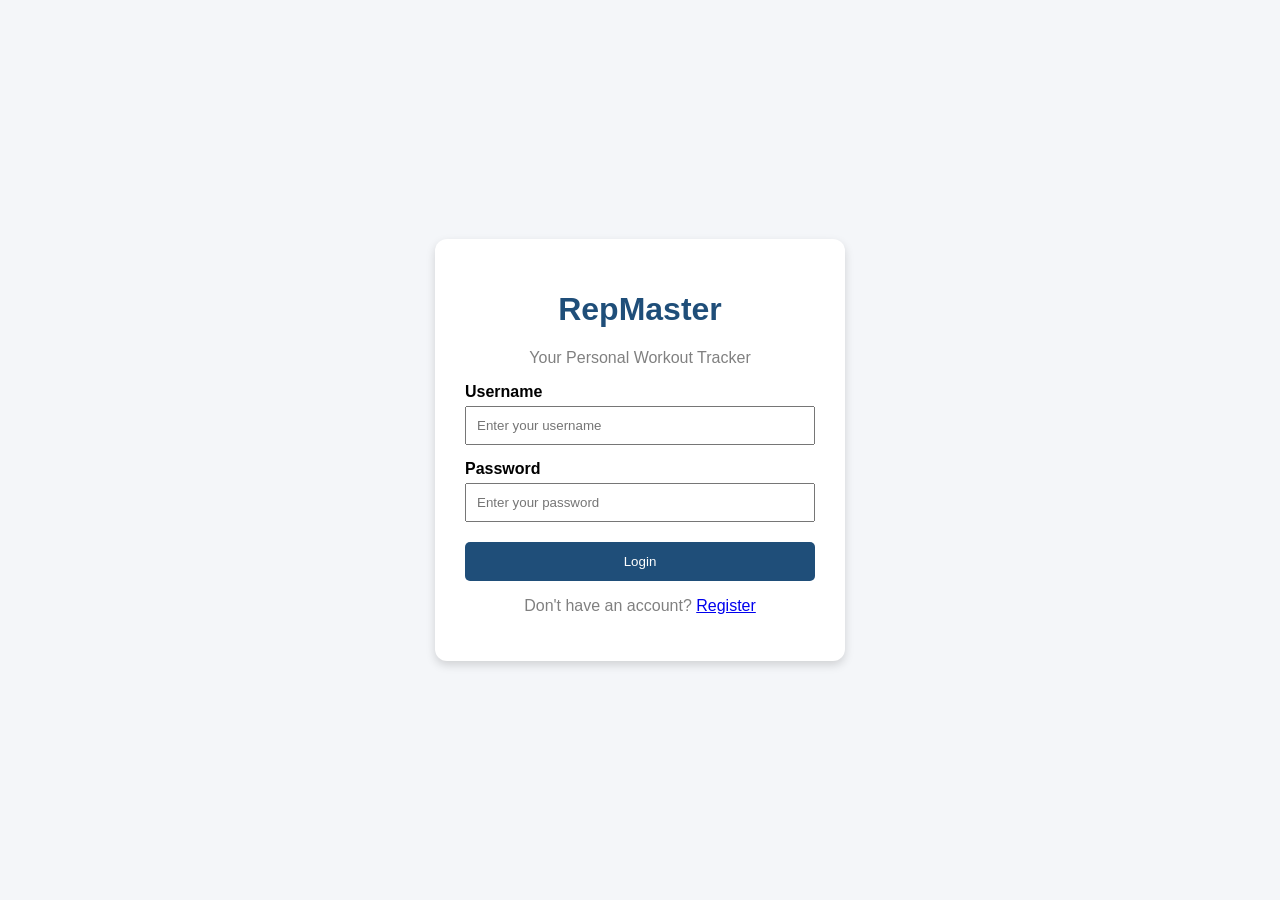
<file: src/main/resources/static/index.html>
<!DOCTYPE html>
<html lang="en">
<head>
    <meta charset="UTF-8">
    <meta name="viewpoint" content="width=device-width, initial-scale1.0">
    <title>RepMaster</title>
    <!-- Link to our stylesheet -->
    <link rel="stylesheet" href="css/style.css">
</head>
<body>


<!-- Main Login Card-->
<div class="container">

    <!--  Header  -->
    <header>

        <h1>RepMaster</h1>

        <p>Your Personal Workout Tracker</p>

    </header>

    <!--  Login Form  -->
    <main>

        <form id="loginForm">

            <!-- Username -->
            <label for="username">Username</label>

            <input
                    type="text"
                    id="username"
                    placeholder="Enter your username"
                    required>

            <!-- Password -->
            <label for="password">Password</label>

            <input
                    type="password"
                    id="password"
                    placeholder="Enter your password"
                    required>

            <!-- Login Button -->
            <button type="submit" id="loginButton">

                Login

            </button>

        </form>

    </main>

    <!-- Footer  -->
    <footer>

        <p>

            Don't have an account?

            <a href="register.html" id="registerLink">

                Register

            </a>

        </p>

    </footer>

</div>

<!-- JavaScript -->
<script src="js/app.js"></script>

</body>
</html>
</file>
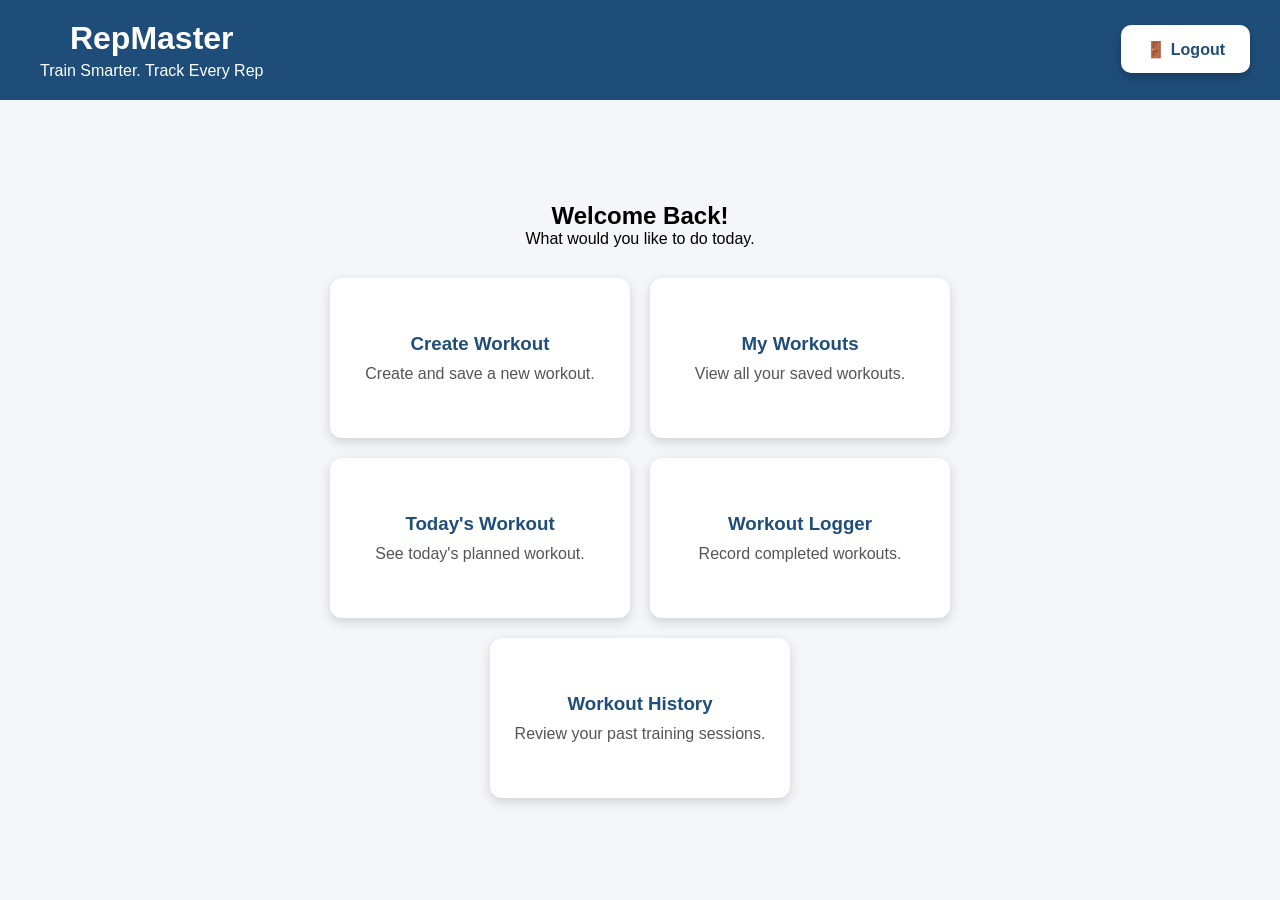
<file: src/main/resources/static/dashboard.html>
<!DOCTYPE html>
<html lang="en">
<head>
    <meta charset="UTF-8">
    <meta name="viewport" content="width=device-width, initial-scale=1.0">
    <title>RepMaster</title>
    <!-- Link to stylesheet -->
    <link rel="stylesheet" href="css/dashboard.css">
</head>
<body>


<!-- Workout Card  -->

<div class="container">
    <!-- Header  -->
    <header class="dashboard-header">

        <div class="header-content">

            <div>

                <h1>RepMaster</h1>

                <p>Train Smarter. Track Every Rep</p>

            </div>
            <!-- Logout Button  -->
            <button type="button" id="logoutButton">

                🚪 Logout

            </button>

        </div>

    </header>

        <div class="home">

            <h2 id="welcomeMessage">Welcome Back!</h2>
            <p>What would you like to do today.</p>

            <div class="feature-grid">

                    <!--  Create Workout button -->
                    <button type="button" class="feature-card" id="createWorkoutButton">

                        <h3>Create Workout</h3>

                        <p>Create and save a new workout.</p>

                    </button>
                    <!--  View workouts button -->
                    <button type="button" class="feature-card" id="myWorkoutsButton">

                        <h3>My Workouts</h3>

                        <p>View all your saved workouts.</p>

                    </button>
                    <!--  View current day's workouts -->
                    <button type="button" class="feature-card" id="todayWorkoutButton">

                        <h3>Today's Workout</h3>

                        <p>See today's planned workout.</p>

                    </button>
                    <!--  Log workouts button -->
                    <button type="button" class="feature-card" id="workoutLoggerButton">

                        <h3>Workout Logger</h3>

                        <p>Record completed workouts.</p>

                    </button>
                    <!--  View Workout History  -->
                <button type="button" class="feature-card last-card" id="workoutHistoryButton">

                        <h3>Workout History</h3>

                        <p>Review your past training sessions.</p>

                    </button>


            </div>



        </div>

    <!-- ========================= -->
    <!-- Dashboard -->
    <!-- ========================= -->
        <div class="dashboard">

                <div class="sidebar">

                    <h2>Navigation</h2>

                    <!--  Home button -->
                    <button type="button" id="homeButton">

                        🏠 Home

                    </button>

                </div>

            <div class="main-content">

                <!-- ========================= -->
                <!-- Create Workout Section -->
                <!-- ========================= -->
                <section id="createWorkoutSection">

                    <div class="workout-card">

                        <h2>Create Workout</h2>

                        <p>Build your next training session.</p>

                        <form id="createWorkoutForm">

                            <!-- Workout Name -->
                            <label for="workoutName">Workout Name</label>

                            <input
                                    type="text"
                                    id="workoutName"
                                    placeholder="Enter workout name"
                                    required>

                            <!-- Target Muscle -->
                            <label for="targetMuscle">Target Muscle</label>

                            <input
                                    type="text"
                                    id="targetMuscle"
                                    placeholder="Enter target muscle"
                                    required>

                            <!-- Exercises -->
                            <label for="exercises">Exercises</label>

                            <input
                                    type="text"
                                    id="exercises"
                                    placeholder="Enter exercises"
                                    required>

                            <!-- Sets and Reps -->
                            <div class="form-row">

                                <div>

                                    <label for="sets">Sets</label>

                                    <input
                                            type="number"
                                            id="sets"
                                            placeholder="Sets"
                                            min="1"
                                            required>

                                </div>

                                <div>

                                    <label for="reps">Reps</label>

                                    <input
                                            type="number"
                                            id="reps"
                                            placeholder="Reps"
                                            min="1"
                                            required>

                                </div>

                            </div>

                            <button type="submit" id="saveButton">

                                Create Workout

                            </button>

                        </form>

                    </div>

                </section>



                <!-- ========================= -->
                <!-- My Workouts Section -->
                <!-- ========================= -->

                <section id="myWorkoutsSection" style="display:none;">

                    <div class="workout-card">

                        <h2>My Workouts</h2>

                        <p>View all your saved workouts.</p>

                        <!-- Workout cards will be added here -->

                        <div id="workoutsContainer">

                        </div>

                    </div>

                </section>



                <!-- ========================= -->
                <!-- Today's Workout Section -->
                <!-- ========================= -->

                <section id="todayWorkoutSection" style="display:none;">

                    <div class="dashboard-card" onclick="showComingSoonModal()">
                        <h3>Today's Workout</h3>
                        <p>See today's planned workout.</p>
                    </div>

                </section>



                <!-- ========================= -->
                <!-- Workout Logger Section -->
                <!-- ========================= -->

                <section id="loggerSection" style="display:none;">

                    <div class="workout-card">

                        <h2>Workout Logger</h2>

                        <p>Record your completed workout.</p>

                        <form id="workoutLoggerForm">

                            <!-- Workout -->
                            <label for="logWorkoutName">Workout</label>

                            <select id="logWorkoutName" required>

                                <option value="">Select a workout</option>

                            </select>

                            <!-- Workout Date -->
                            <label for="logWorkoutDate">Workout Date</label>

                            <input
                                    type="date"
                                    id="logWorkoutDate"
                                    required>

                            <!-- Duration -->
                            <label for="logDuration">Duration (minutes)</label>

                            <input
                                    type="number"
                                    id="logDuration"
                                    placeholder="Enter duration"
                                    min="1"
                                    required>

                            <!-- Notes -->
                            <label for="logNotes">Notes</label>

                            <textarea
                                    id="logNotes"
                                    rows="4"
                                    placeholder="How did today's workout go?"></textarea>

                            <button type="submit" id="saveLogButton">

                                Save Workout Log

                            </button>

                        </form>

                        <hr>

                        <h3>Saved Workout Logs</h3>

                        <div id="workoutLogsContainer"></div>

                    </div>

                </section>



                <!-- ========================= -->
                <!-- Workout History Section -->
                <!-- ========================= -->

                <section id="historySection" style="display:none;">

                    <div class="workout-card">

                        <h2>Workout History</h2>

                        <p>Review all completed workouts.</p>

                        <div id="historyContainer"></div>

                    </div>

                </section>

            </div>
        </div>

</div>
<!-- Coming Soon Modal -->
<div id="comingSoonModal" class="modal">

    <div class="modal-content">

        <h2>🚧 Coming Soon</h2>

        <p>
            This feature is currently under development and
            will be available in a future version of RepMaster.
        </p>

        <button onclick="closeComingSoonModal()">
            OK
        </button>

    </div>

</div>

<!-- Notification -->
<div id="notification" class="notification"></div>

<!-- JavaScript -->
<script src="js/app.js"></script>

</body>
</html>
</file>
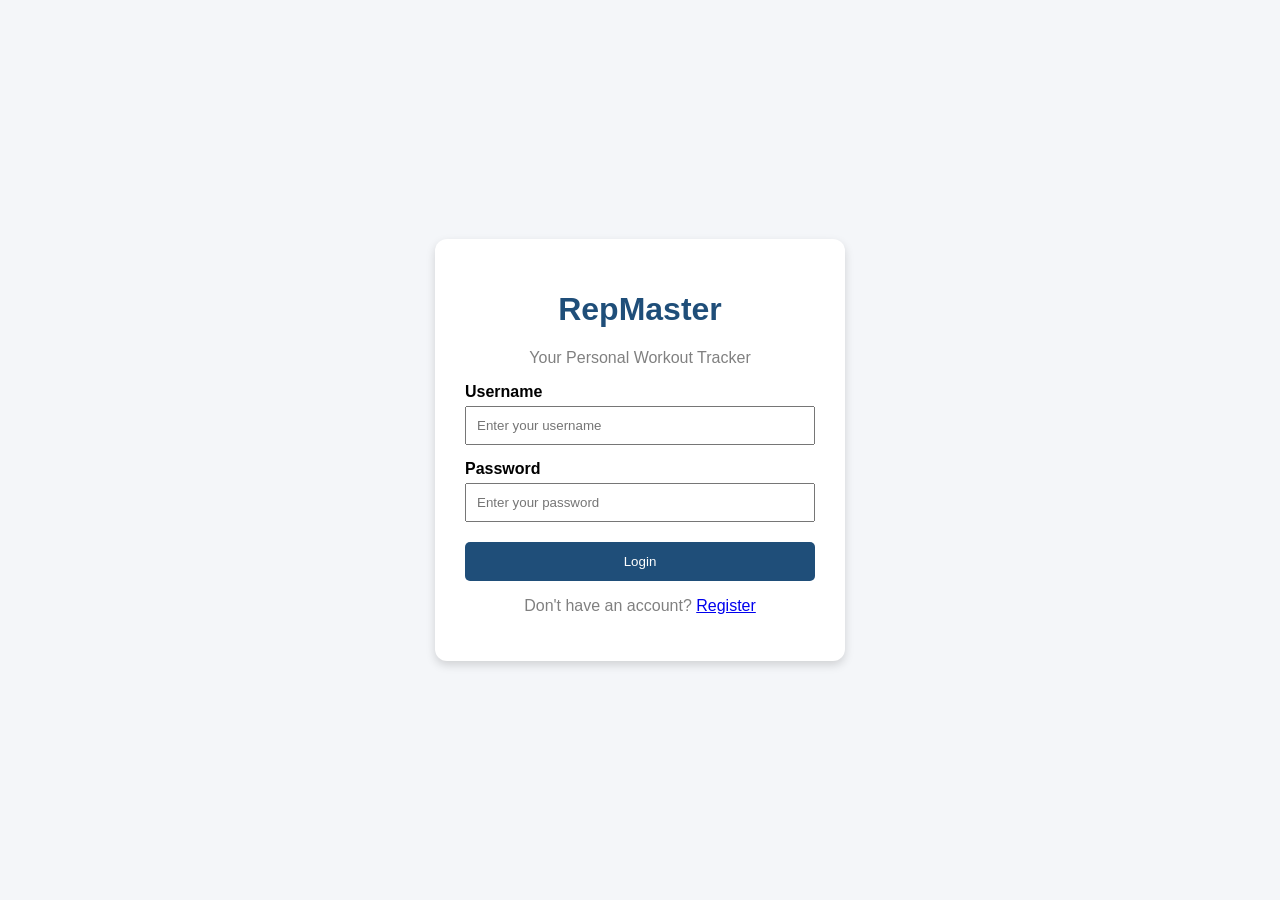
<file: src/main/resources/static/login.html>
<!DOCTYPE html>
<html lang="en">
<head>
    <meta charset="UTF-8">

    <!-- Makes the page scale correctly on phones -->
    <meta name="viewpoint" content="width=device-width, initial-scale=1.0">

    <title>RepMaster</title>

    <!-- Link to stylesheet -->
    <link rel="stylesheet" href="css/style.css">
</head>
<body>


<!-- Main Login Card-->
<div class="container">

    <!--  Header  -->
    <header>
        <h1>RepMaster</h1>
        <p>Your Personal Workout Tracker</p>
    </header>

    <!--  Login Form  -->
    <main>
        <form id="loginForm">

            <!-- Username -->
            <label for="username">Username</label>

            <input
                    type="text"
                    id="username"
                    placeholder="Enter your username"
                    required>

            <!-- Password -->
            <label for="password">Password</label>

            <input
                    type="password"
                    id="password"
                    placeholder="Enter your password"
                    required>

            <!-- Login Button -->
            <button type="submit" id="loginButton">

                Login

            </button>

        </form>

    </main>

    <!-- Footer section -->
    <footer>
        <p>
            Don't have an account?
            <a href="register.html" id="registerLink">
                Register
            </a>
        </p>
    </footer>

</div>

<!-- Notification area for messages -->
<div id="notification" class="notification"></div>

<!-- JavaScript -->
<script src="js/app.js"></script>

</body>
</html>
</file>
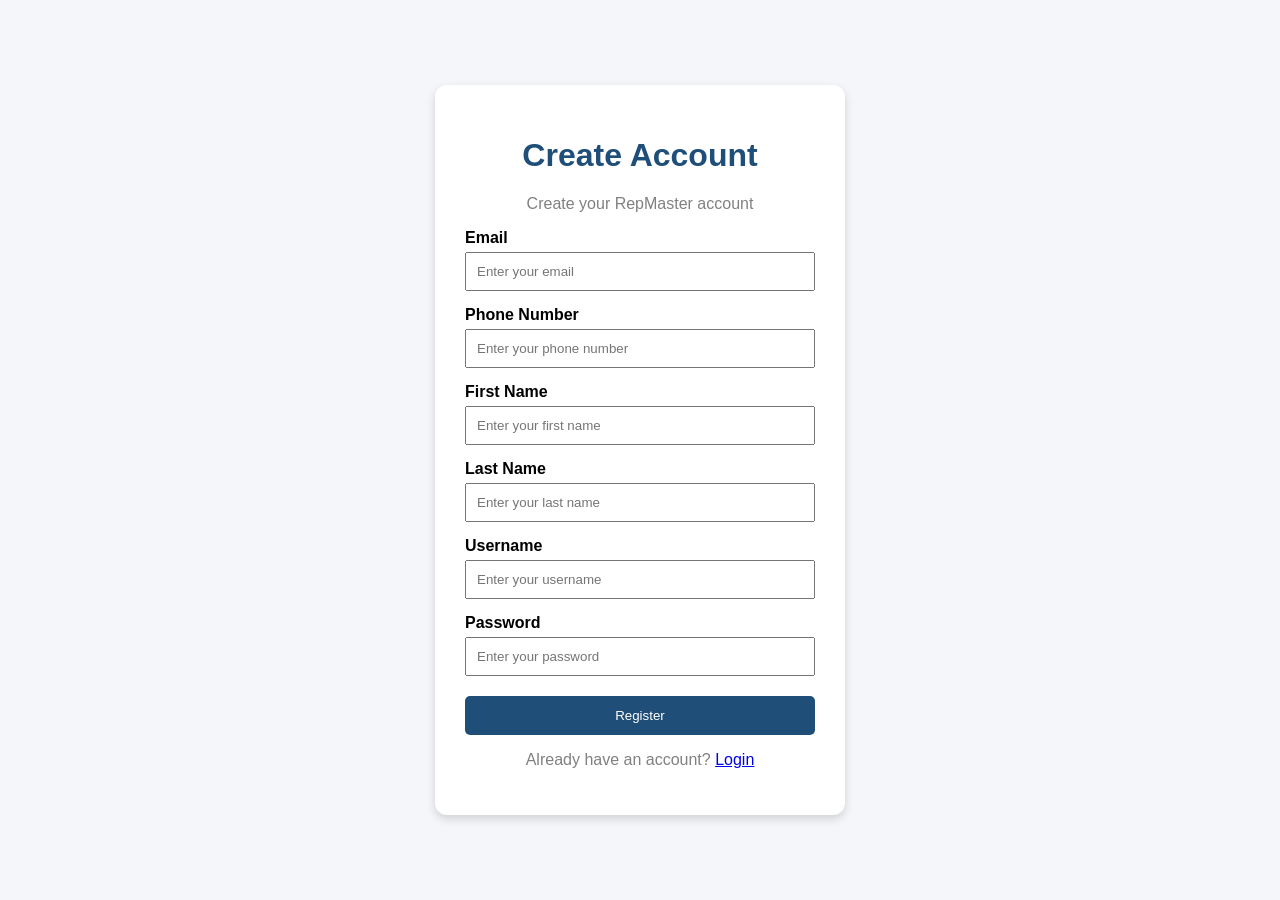
<file: src/main/resources/static/register.html>
<!DOCTYPE html>
<html lang="en">
<head>
    <meta charset="UTF-8">

    <!-- Makes the page scale correctly on phones -->
    <meta name="viewpoint" content="width=device-width, initial-scale1.0">

    <title>RepMaster</title>
    <!-- Link to stylesheet -->

    <link rel="stylesheet" href="css/style.css">
</head>
<body>


<!-- Main Registration Card  -->

<div class="container">

    <!--  Header  -->
    <header>
        <h1>Create Account</h1>
        <p>Create your RepMaster account</p>
    </header>

    <!--  Register Form -->
    <main>
        <form id="registerForm">

            <!-- Email -->
            <label for="email">Email</label>

            <input
                    type="email"
                    id="email"
                    placeholder="Enter your email"
                    required>

            <!-- Phone number -->
            <label for="phoneNumber">Phone Number</label>

            <input
                    type="tel"
                    id="phoneNumber"
                    placeholder="Enter your phone number"
                    required>

            <!-- First Name -->
            <label for="firstName">First Name</label>

            <input
                    type="text"
                    id="firstName"
                    placeholder="Enter your first name"
                    required>


            <!-- Last Name -->
            <label for="lastName">Last Name</label>

            <input
                    type="text"
                    id="lastName"
                    placeholder="Enter your last name"
                    required>


            <!-- Username -->
            <label for="username">Username</label>

            <input
                    type="text"
                    id="username"
                    placeholder="Enter your username"
                    required>

            <!-- Password -->
            <label for="password">Password</label>

            <input
                    type="password"
                    id="password"
                    placeholder="Enter your password"
                    required>

            <!-- Register Button -->
            <button type="submit" id="registerButton">

                Register

            </button>

        </form>

    </main>

    <!--  Footer section  -->
    <footer>
        <p>
            Already have an account?
            <a href="login.html" id="registerLink">
                Login
            </a>
        </p>
    </footer>

</div>

<!-- Notification area for messages -->
<div id="notification" class="notification"></div>

<!-- JavaScript -->
<script src="js/app.js"></script>

</body>
</html>
</file>
<file: src/main/resources/static/css/style.css>
/*
 *
 * RepMaster Stylesheet
 * This file controls the appearance of the RepMaster
 * login page.
 *
 */

/*
   Page Styling
 */

body {

    font-family: Arial, sans-serif;

    background-color: #f4f6f9;

    display: flex;

    justify-content: center;

    align-items: center;

    height: 100vh;

    margin: 0;

}
/*
   Login Card
 */
.container{

    width: 350px;

    background: white;

    padding: 30px;

    border-radius: 12px;

    box-shadow: 0 4px 10px rgba(0,0,0,0.15);


}


/*
   Main Heading
*/
h1 {

    text-align: center;

    color: #1f4e79;

}

h1:hover {

    color: red;

}
/*
   Paragraph
*/
p {

    text-align: center;

    color: gray;

}
/*
   Labels
 */
label {

    display: block;

    margin-top: 15px;

    font-weight: bold;

}

/*
   Text Boxes
 */
input {

    width: 100%;

    padding: 10px;

    margin-top: 5px;

    box-sizing: border-box;

}

/*
   Login Button
 */
button {

    width: 100%;

    margin-top: 20px;

    padding: 12px;

    background-color: #1f4e79;

    color: white;

    border: none;

    border-radius: 5px;

    cursor: pointer;

}

/*
   Button Hover Effect
 */
button:hover {

    background-color: #163a5c;

}
/*
   Workout card
 */
.workout-card{

    background-color: white;

    max-width: 700px;

    padding: 30px;

    border-radius: 12px;

    box-shadow: 0 4px 12px rgba(0,0,0,0.15);

}
#createWorkoutForm{

    display: flex;

    flex-direction: column;

}
#createWorkoutForm label{

    margin-top: 15px;

    margin-bottom: 5px;

    font-weight: bold;

}
#createWorkoutForm input{

    padding: 12px;

    border-radius: 6px;

    border: 1px solid #ccc;

    font-size: 16px;

}
/*
   Notification
*/

.notification {

    position: fixed;

    top: 20px;

    right: 20px;

    background: #1f4e79;

    color: white;

    padding: 15px 20px;

    border-radius: 10px;

    box-shadow: 0 4px 12px rgba(0,0,0,0.3);

    opacity: 0;

    transform: translateX(100%);

    transition: all 0.4s ease;

    z-index: 1000;

    font-weight: bold;

}

.notification.show {

    opacity: 1;

    transform: translateX(0);

}
</file>
<file: src/main/resources/static/css/dashboard.css>
/* ===================================================== */
/* RESET */
/* ===================================================== */

*{
    margin: 0;
    padding: 0;
    box-sizing: border-box;
}


/* ===================================================== */
/* PAGE */
/* ===================================================== */

body{
    font-family: Arial, sans-serif;
    background-color: #f4f6f9;
}


/* ===================================================== */
/* MAIN CONTAINER */
/* ===================================================== */

.container{
    width: 100%;
    min-height: 100vh;
}


/* ===================================================== */
/* HEADER */
/* ===================================================== */

header{
    background-color: #1f4e79;
    color: white;
    padding: 20px;
}

header h1{
    text-align: center;
}

header p{
    text-align: center;
    color: white;
    margin-top: 5px;
}


/* ===================================================== */
/* HOME VIEW */
/* ===================================================== */

.home{
    display: flex;
    flex-direction: column;
    align-items: center;
    justify-content: center;
    min-height: calc(100vh - 100px);
}


/* ===================================================== */
/* FEATURE CARDS */
/* ===================================================== */

.feature-grid{
    display: grid;
    grid-template-columns: repeat(2, 300px);
    gap: 20px;
    margin-top: 30px;
}

.feature-card{
    width: 300px;
    height: 160px;
    background: white;
    border-radius: 12px;
    border: none;
    box-shadow: 0 4px 12px rgba(0,0,0,0.15);
    cursor: pointer;
    padding: 20px;
    transition: 0.3s;
}

.feature-card:hover{
    transform: translateY(-5px);
    box-shadow: 0 8px 18px rgba(0,0,0,0.2);
}

.feature-card h3{
    color: #1f4e79;
    margin-bottom: 10px;
}

.feature-card p{
    color: #555;
    text-align: center;
}

.last-card{
    grid-column: 1 / 3;
    justify-self: center;
}


/* ===================================================== */
/* DASHBOARD LAYOUT */
/* ===================================================== */

.dashboard{
    display: none;
    min-height: calc(100vh - 100px);
}


/* ===================================================== */
/* SIDEBAR */
/* ===================================================== */

.sidebar{
    width: 250px;
    background: white;
    border-right: 1px solid #ddd;
    padding: 25px;
}

.sidebar h2{
    color: #1f4e79;
    margin-bottom: 25px;
}

.sidebar button{
    width: 100%;
    padding: 12px;
    border: none;
    background: #1f4e79;
    color: white;
    border-radius: 8px;
    cursor: pointer;
    font-size: 16px;
}

.sidebar button:hover{
    background: #163b5c;
}


/* ===================================================== */
/* MAIN CONTENT */
/* ===================================================== */

.main-content{

    flex: 1;

    display: flex;

    justify-content: flex-start;

    align-items: flex-start;

    padding: 40px;

}

.main-content section{

    width:100%;

    display:flex;

    justify-content:center;

}


/* ===================================================== */
/* WORKOUT CARD */
/* ===================================================== */

.workout-card{

    width:100%;

    max-width:900px;

    background:white;

    padding:40px;

    border-radius:15px;

    box-shadow:0 6px 15px rgba(0,0,0,0.12);

    margin:0 auto;

}

.workout-card h2{

    color:#1f4f82;

    margin-bottom:8px;

    font-size:32px;

}

.workout-card p{

    color:#666;

    margin-bottom:25px;

}

/* ===================================================== */
/* FORMS */
/* ===================================================== */

#createWorkoutForm,
#workoutLoggerForm{

    display:flex;

    flex-direction:column;

    gap:18px;

}

#createWorkoutForm label,
#workoutLoggerForm label{

    font-weight:bold;

    color:#1f4e79;

}

#createWorkoutForm input,
#createWorkoutForm select,
#createWorkoutForm textarea,
#workoutLoggerForm input,
#workoutLoggerForm select,
#workoutLoggerForm textarea{

    width:100%;

    padding:14px;

    border:1px solid #d6d6d6;

    border-radius:10px;

    font-size:15px;

    transition:.25s;

}

#createWorkoutForm input:focus,
#createWorkoutForm select:focus,
#createWorkoutForm textarea:focus,
#workoutLoggerForm input:focus,
#workoutLoggerForm select:focus,
#workoutLoggerForm textarea:focus{

    outline:none;

    border-color:#1f4e79;

    box-shadow:0 0 8px rgba(31,78,121,.2);

}

#workoutLoggerForm textarea{

    resize:vertical;

}

.form-row{

    display:flex;

    gap:20px;

}

.form-row div{

    flex:1;

}
/* ===================================================== */
/* MY WORKOUTS */
/* ===================================================== */

#workoutsContainer{

    margin-top: 30px;

    display: flex;

    flex-direction: column;

    gap: 20px;

}


/* Individual workout */

.workout-item{

    background: #f8f9fb;

    border: 1px solid #ddd;

    border-radius: 10px;

    padding: 20px;

}


/* Workout title */

.workout-item h3{

    color: #1f4e79;

    margin-bottom: 15px;

}


/* Workout information */
.workout-item{

    background:white;

    border-left:6px solid #1f4e79;

    border-radius:12px;

    padding:22px;

    margin-top:20px;

    box-shadow:0 3px 10px rgba(0,0,0,.08);

}

.workout-item h3{

    color:#1f4e79;

    margin-bottom:15px;

}

.workout-item p{

    margin:8px 0;

    color:#444;

}


/* ==========================================
   Workout Logger
========================================== */

#workoutLoggerForm{

    display:flex;

    flex-direction:column;

    gap:15px;

}

#workoutLoggerForm label{

    font-weight:bold;

    color:#1f4f82;

}

#workoutLoggerForm input,
#workoutLoggerForm select,
#workoutLoggerForm textarea{

    width:100%;

    padding:12px;

    border:1px solid #ccc;

    border-radius:8px;

    font-size:15px;

    box-sizing:border-box;

}

#workoutLoggerForm textarea{

    resize:vertical;

}

#saveButton,
#saveLogButton{

    width:100%;

    margin-top:15px;

    padding:14px;

    background:#1f4e79;

    color:white;

    border:none;

    border-radius:10px;

    cursor:pointer;

    font-size:16px;

    transition:.25s;

}

#saveButton:hover,
#saveLogButton:hover{

    background:#163b5c;

    transform:translateY(-2px);

}
/* ===========================
   Coming Soon Modal
=========================== */

.modal {

    display: none;
    position: fixed;
    z-index: 1000;

    left: 0;
    top: 0;

    width: 100%;
    height: 100%;

    background: rgba(0,0,0,0.5);

}

.modal-content {

    background: white;

    width: 400px;

    margin: 12% auto;

    padding: 30px;

    border-radius: 10px;

    text-align: center;

    box-shadow: 0 8px 20px rgba(0,0,0,0.3);

}

.modal-content h2 {

    color: #1f4d7a;

    margin-bottom: 15px;

}

.modal-content p {

    margin-bottom: 20px;

}

.modal-content button {

    background: #1f4d7a;

    color: white;

    border: none;

    padding: 10px 25px;

    border-radius: 5px;

    cursor: pointer;

}

.modal-content button:hover {

    background: #173b5d;
}

/* ===========================
   Dashboard Header
=========================== */

.dashboard-header {

    background: #1f4d7a;

    color: white;

    padding: 20px 40px;

}


.header-content {

    display: flex;
    justify-content: space-between;
    align-items: center;

}

.header-content h1 {

    margin: 0;

}

.header-content p {

    margin-top: 5px;

}

#logoutButton {

    position: absolute;

    top: 25px;

    right: 30px;

    background: white;

    color: #1f4d7a;

    border: none;

    padding: 12px 25px;

    border-radius: 10px;

    font-size: 16px;

    font-weight: bold;

    cursor: pointer;

    box-shadow: 0 4px 10px rgba(0,0,0,.25);

    transition: .3s;

}

#logoutButton:hover {

    transform: scale(1.05);

}

.container {

    position: relative;

}

/* =============================================== */
/* NOTIFICATION POPUP */
/* =============================================== */
/* Hidden notification box that slides in when needed */
.notification {
    position: fixed !important;
    top: 20px !important;
    right: 20px !important;

    min-width: 300px;

    padding: 15px 20px;

    background-color: #1f4e79;
    color: white;

    border-radius: 10px;

    font-size: 16px;
    font-weight: bold;

    box-shadow: 0 5px 15px rgba(0, 0, 0, 0.3);

    z-index: 99999;

    opacity: 0;
    visibility: hidden;

    transform: translateX(120%);

    transition: all 0.4s ease;
}
.notification.show {
    opacity: 1;
    visibility: visible;
    transform: translateX(0);
}

/* =====================================================
   RESPONSIVE MOBILE LAYOUT
   ===================================================== */

@media (max-width: 760px) {

    .dashboard {
        display: flex;
        flex-direction: column;
        min-height: calc(100vh - 100px);
    }

    .sidebar {
        width: 100%;
        border-right: none;
        border-bottom: 1px solid #ddd;
        padding: 15px;
    }

    .sidebar h2 {
        margin-bottom: 12px;
    }

    .sidebar button {
        width: 100%;
    }

    .main-content {
        width: 100%;
        padding: 20px 15px;
    }

    .main-content section {
        width: 100%;
    }

    .workout-card {
        width: 100%;
        padding: 20px;
    }

    .form-row {
        flex-direction: column;
        gap: 15px;
    }

    .feature-grid {
        grid-template-columns: 1fr;
        width: 100%;
    }

    .feature-card {
        width: 100%;
    }

    .last-card {
        grid-column: auto;
    }

    .header-content {
        flex-direction: column;
        gap: 15px;
    }

    #logoutButton {
        position: static;
        margin-top: 10px;
    }
}


/* =====================================================
   Make form inputs bigger and easier to use
   ===================================================== */
input,
select,
textarea {
    padding: 14px;
    font-size: 16px;
    min-height: 48px;
    box-sizing: border-box;
}


/* =====================================================
   Make buttons bigger
   ===================================================== */
button {
    padding: 14px 20px;
    font-size: 16px;
    min-height: 48px;
}


/* =====================================================
   Give the notes box more height
   ===================================================== */
textarea {
    min-height: 100px;
    resize: vertical;
}

/* =====================================================
   Make Create Workout form fill more space
   ===================================================== */

.workout-card {
    max-width: 1000px;
    padding: 40px;
}

/* Make all form fields taller */
.workout-card input,
.workout-card select,
.workout-card textarea {
    width: 100%;
    min-height: 52px;
    padding: 14px 16px;
    font-size: 16px;
    box-sizing: border-box;
}

/* Make the labels a little larger */
.workout-card label {
    font-size: 16px;
    margin-bottom: 8px;
}

/* Give each form section more breathing room */
.workout-card form {
    gap: 18px;
}

/* Bigger Create/Save buttons */
.workout-card button {
    width: 100%;
    min-height: 54px;
    padding: 14px 20px;
    font-size: 17px;
}

/* Make the main headings slightly larger */
.workout-card h2 {
    font-size: 32px;
}

.workout-card p {
    font-size: 16px;
}
</file>
